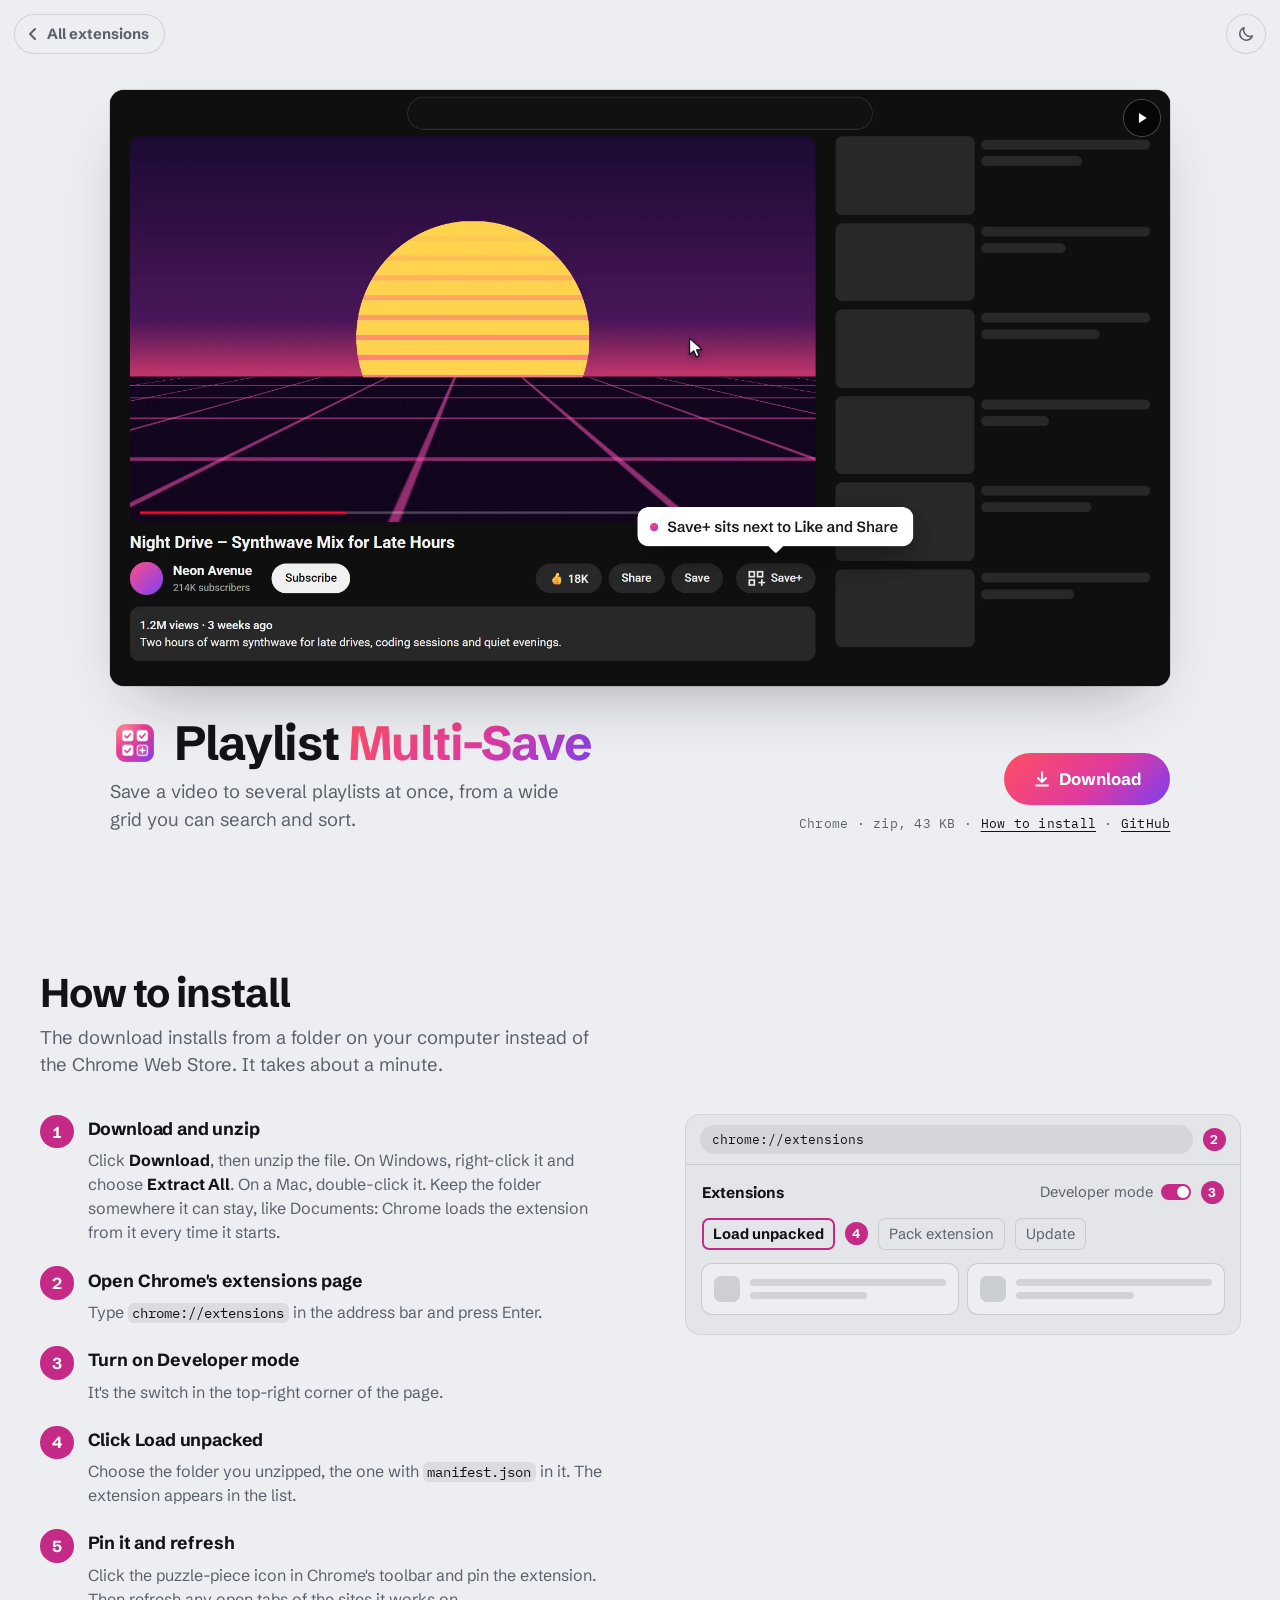
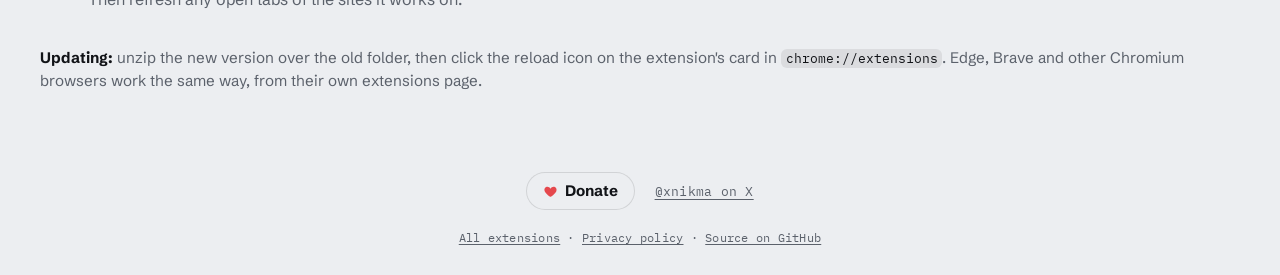
<file: site/index.html>
<!doctype html>
<html lang="en">
<head>
<meta charset="utf-8">
<meta name="viewport" content="width=device-width, initial-scale=1, viewport-fit=cover">
<title>Playlist Multi-Save</title>
<meta name="description" content="A Chrome extension that saves a YouTube video to several playlists at once.">
<link rel="icon" href="icon.png">
<link rel="preconnect" href="https://fonts.googleapis.com">
<link rel="preconnect" href="https://fonts.gstatic.com" crossorigin>
<link rel="stylesheet" href="https://fonts.googleapis.com/css2?family=IBM+Plex+Mono:wght@400;500&family=Schibsted+Grotesk:wght@400;700&display=swap">
<style>
  /* Same layout as the other extension pages: the first screen is the demo video, with a caption
     line under it (name and description on the left, the download on the right). The install
     tutorial follows below; build.ps1 in ../extensions-site fills it in between its markers. */
  :root {
    --bg: #eceef1;
    --fg: #111317;
    --muted: #5b616b;
    --frame: rgba(17, 19, 23, 0.12);
    --shadow: rgba(17, 19, 23, 0.35);
    --brand: linear-gradient(135deg, #ff4f64 0%, #e03a9e 55%, #7b3ff2 100%); /* the extension's logo */
    --on-accent: #ffffff;
    --font-display: "Schibsted Grotesk", "Segoe UI", system-ui, sans-serif;
    --font-mono: "IBM Plex Mono", ui-monospace, Consolas, monospace;
  }

  @media (prefers-color-scheme: dark) {
    :root:not([data-theme="light"]) {
      --bg: #0e0f11;
      --fg: #ececee;
      --muted: #9196a0;
      --frame: rgba(255, 255, 255, 0.09);
      --shadow: rgba(0, 0, 0, 0.6);
      color-scheme: dark;
    }
  }

  :root[data-theme="dark"] {
    --bg: #0e0f11;
    --fg: #ececee;
    --muted: #9196a0;
    --frame: rgba(255, 255, 255, 0.09);
    --shadow: rgba(0, 0, 0, 0.6);
    color-scheme: dark;
  }

  * {
    box-sizing: border-box;
  }

  @media (prefers-reduced-motion: no-preference) {
    html {
      scroll-behavior: smooth;
    }
  }

  body {
    --install-accent: #c42a86; /* the logo's pink, dark enough for white numbers */
    --install-on-accent: #ffffff;
    margin: 0;
    padding-left: max(16px, env(safe-area-inset-left, 0px));
    padding-right: max(16px, env(safe-area-inset-right, 0px));
    background: var(--bg);
    color: var(--fg);
    font: 400 1rem/1.5 var(--font-display);
  }

  main {
    display: grid;
    align-content: center;
    gap: clamp(20px, 3.5vh, 36px);
    min-height: 100svh;
    margin: 0 auto;
    padding-block: 68px clamp(20px, 5vh, 56px);
    /* Wide, but never so tall that the caption drops below the fold (16:9 video). */
    width: min(1200px, 100%, calc((100svh - 19rem) * 1.78));
    min-width: min(100%, 320px);
  }

  .stage {
    position: relative;
  }

  .shot {
    display: block;
    width: 100%;
    max-width: 100%;
    height: auto;
    border-radius: 14px;
    background: #0f0f0f;
    box-shadow: 0 0 0 1px var(--frame), 0 28px 64px -28px var(--shadow);
  }

  /* Pause / play for the looping demo: in the top corner, clear of the demo's own buttons. With a
     mouse it shows on hover or keyboard focus, and stays visible while the demo is paused. */
  .pause {
    position: absolute;
    top: 10px;
    right: 10px;
    display: grid;
    place-items: center;
    width: 36px;
    height: 36px;
    padding: 0;
    border: 0;
    border-radius: 50%;
    background: rgba(0, 0, 0, 0.6);
    box-shadow: 0 0 0 1px rgba(255, 255, 255, 0.25);
    color: #ffffff;
    cursor: pointer;
    opacity: 0;
    transition: opacity 0.15s;
  }

  .stage:hover .pause,
  .pause:focus-visible,
  .pause[data-state="paused"] {
    opacity: 1;
  }

  @media (hover: none) {
    .pause {
      opacity: 0.85;
    }
  }

  .pause:focus-visible {
    outline: 3px solid #ffffff;
    outline-offset: 2px;
  }

  .pause .play,
  .pause[data-state="paused"] .bars {
    display: none;
  }

  .pause[data-state="paused"] .play {
    display: block;
  }

  .caption {
    display: flex;
    flex-wrap: wrap;
    align-items: flex-end;
    justify-content: space-between;
    gap: 20px 40px;
  }

  .caption > div {
    min-width: 0;
  }

  h1 {
    margin: 0;
    font-size: clamp(1.9rem, 1.3rem + 2.2vw, 3rem);
    font-weight: 700;
    line-height: 1.05;
    letter-spacing: -0.025em;
    text-wrap: balance;
  }

  .multi {
    background: var(--brand);
    -webkit-background-clip: text;
    background-clip: text;
    color: transparent;
  }

  /* The extension's icon, sized to the name. */
  h1 .logo {
    display: inline-block;
    width: 1.05em;
    height: 1.05em;
    margin-right: 0.3em;
    vertical-align: -0.17em;
  }

  .lede {
    max-width: 44ch;
    margin: 0.6rem 0 0;
    color: var(--muted);
    font-size: clamp(1rem, 0.95rem + 0.3vw, 1.15rem);
    text-wrap: pretty;
  }

  .get {
    display: flex;
    flex-direction: column;
    align-items: flex-end;
    gap: 0.55rem;
  }

  .download {
    display: inline-flex;
    align-items: center;
    justify-content: center;
    gap: 0.5em;
    padding: 0.8em 1.7em;
    border-radius: 999px;
    background: var(--brand);
    color: var(--on-accent);
    font-size: 1.05rem;
    font-weight: 700;
    text-decoration: none;
    transition: filter 0.15s;
  }

  .download:hover {
    filter: brightness(1.1);
  }

  .download:focus-visible {
    outline: 3px solid var(--fg);
    outline-offset: 3px;
  }

  .meta {
    margin: 0;
    color: var(--muted);
    font-family: var(--font-mono);
    font-size: 0.8rem;
    letter-spacing: 0.02em;
  }

  .meta a {
    color: var(--fg);
    text-underline-offset: 0.2em;
    white-space: nowrap;
  }

  @media (max-width: 640px) {
    /* No need to fit one screen on a phone: the tutorial simply follows. */
    main {
      min-height: 0;
    }

    .caption {
      flex-direction: column;
      align-items: stretch;
    }

    .get {
      align-items: stretch;
      text-align: center;
    }
  }

  @media (prefers-reduced-motion: reduce) {
    .download,
    .pause {
      transition: none;
    }
  }
</style>
<!-- install-style -->
<style>
  /* How to install: shared by the hub, every extension page and install.html. Pages can set
     --install-accent and --install-on-accent to their own colour. */
  .install {
    width: min(1200px, 100%);
    margin: 0 auto;
    padding-block: clamp(40px, 8vh, 88px);
  }

  .install h2 {
    margin: 0;
    font-size: clamp(1.7rem, 1.2rem + 1.8vw, 2.5rem);
    font-weight: 700;
    line-height: 1.05;
    letter-spacing: -0.025em;
  }

  .install-lede {
    max-width: 52ch;
    margin: 0.6rem 0 0;
    color: var(--muted);
    font-size: clamp(1rem, 0.95rem + 0.3vw, 1.15rem);
    text-wrap: pretty;
  }

  .install-body {
    display: grid;
    grid-template-columns: minmax(0, 1.05fr) minmax(0, 1fr);
    gap: clamp(28px, 5vw, 64px);
    align-items: start;
    margin-top: clamp(24px, 4vh, 40px);
  }

  .install-steps {
    display: grid;
    gap: 22px;
    margin: 0;
    padding: 0;
    list-style: none;
    counter-reset: install-step;
  }

  .install-steps li {
    display: grid;
    grid-template-columns: 2.1rem minmax(0, 1fr);
    column-gap: 14px;
    counter-increment: install-step;
  }

  .install-steps li::before {
    content: counter(install-step);
    display: grid;
    place-items: center;
    width: 2.1rem;
    height: 2.1rem;
    border-radius: 50%;
    background: var(--install-accent, var(--fg));
    color: var(--install-on-accent, var(--bg));
    font-weight: 700;
    font-variant-numeric: tabular-nums;
  }

  .install h3 {
    margin: 0.2rem 0 0.15rem;
    font-size: 1.1rem;
    line-height: 1.3;
    letter-spacing: -0.01em;
  }

  .install-steps p,
  .install-note p,
  .install-more {
    margin: 0;
    color: var(--muted);
    text-wrap: pretty;
  }

  .install-steps li > :not(h3) {
    grid-column: 2;
  }

  .install b {
    color: var(--fg);
    font-weight: 700;
  }

  .install code {
    padding: 0.08em 0.35em;
    border-radius: 6px;
    background: color-mix(in srgb, var(--fg) 8%, transparent);
    color: var(--fg);
    font-family: var(--font-mono);
    font-size: 0.86em;
    overflow-wrap: anywhere;
  }

  .install-side {
    display: grid;
    gap: 20px;
  }

  /* A sketch of Chrome's extensions page with the numbered spots from the steps. */
  .install-figure {
    margin: 0;
    border-radius: 14px;
    background: color-mix(in srgb, var(--fg) 4%, var(--bg));
    box-shadow: 0 0 0 1px var(--frame);
    overflow: hidden;
    font-size: 0.92rem;
  }

  .fig-bar {
    display: flex;
    align-items: center;
    gap: 10px;
    padding: 10px 14px;
    border-bottom: 1px solid var(--frame);
  }

  .fig-url {
    flex: 1;
    min-width: 0;
    padding: 5px 12px;
    border-radius: 999px;
    background: color-mix(in srgb, var(--fg) 7%, transparent);
    font-family: var(--font-mono);
    font-size: 0.85em;
  }

  .fig-page {
    display: grid;
    gap: 14px;
    padding: 16px 16px 20px;
  }

  .fig-row {
    display: flex;
    flex-wrap: wrap;
    align-items: center;
    gap: 8px 10px;
  }

  .fig-title {
    margin-right: auto;
    font-weight: 700;
    font-size: 1.05em;
  }

  .fig-dev {
    display: inline-flex;
    align-items: center;
    gap: 8px;
    color: var(--muted);
  }

  .fig-switch {
    position: relative;
    width: 30px;
    height: 16px;
    border-radius: 999px;
    background: var(--install-accent, var(--fg));
  }

  .fig-switch::after {
    content: "";
    position: absolute;
    top: 2px;
    right: 2px;
    width: 12px;
    height: 12px;
    border-radius: 50%;
    background: var(--install-on-accent, var(--bg));
  }

  .fig-btn {
    padding: 5px 11px;
    border-radius: 7px;
    box-shadow: inset 0 0 0 1px var(--frame);
    color: var(--muted);
    white-space: nowrap;
  }

  .fig-btn.is-hot {
    box-shadow: inset 0 0 0 2px var(--install-accent, var(--fg));
    color: var(--fg);
    font-weight: 700;
  }

  .fig-num {
    display: inline-grid;
    flex: none;
    place-items: center;
    width: 1.45rem;
    height: 1.45rem;
    border-radius: 50%;
    background: var(--install-accent, var(--fg));
    color: var(--install-on-accent, var(--bg));
    font-size: 0.8rem;
    font-weight: 700;
  }

  .fig-cards {
    display: grid;
    grid-template-columns: repeat(2, minmax(0, 1fr));
    gap: 10px;
  }

  .fig-card {
    display: flex;
    align-items: center;
    gap: 10px;
    padding: 12px;
    border-radius: 10px;
    background: var(--bg);
    box-shadow: 0 0 0 1px var(--frame);
  }

  .fig-card i {
    flex: none;
    width: 26px;
    height: 26px;
    border-radius: 7px;
    background: color-mix(in srgb, var(--fg) 14%, transparent);
  }

  .fig-card span {
    flex: 1;
    display: grid;
    gap: 6px;
  }

  .fig-card span::before,
  .fig-card span::after {
    content: "";
    height: 7px;
    border-radius: 4px;
    background: color-mix(in srgb, var(--fg) 12%, transparent);
  }

  .fig-card span::after {
    width: 60%;
  }

  .install-note {
    padding: 18px 20px;
    border-radius: 14px;
    box-shadow: inset 0 0 0 1px var(--frame);
  }

  .install-note h3 {
    margin-top: 0;
  }

  .install-note p + p,
  .install-note pre + p {
    margin-top: 0.6rem;
  }

  .install-note pre {
    margin: 0.7rem 0 0;
    padding: 10px 12px;
    border-radius: 9px;
    background: color-mix(in srgb, var(--fg) 7%, transparent);
    font-size: 0.95rem;
    white-space: pre-wrap;
  }

  .install-note pre code {
    padding: 0;
    background: none;
  }

  .install-more {
    margin-top: clamp(24px, 4vh, 36px);
    font-size: 0.95rem;
  }

  /* An extension's own page only needs the MP3 Cutter note when it's that page. */
  [data-extension]:not([data-extension="mp3-cutter"]) .for-mp3-cutter {
    display: none;
  }

  @media (max-width: 860px) {
    .install-body {
      grid-template-columns: minmax(0, 1fr);
    }
  }
</style>
<!-- /install-style -->
<!-- shared-head -->
<style>
  /* Shared by every page: the light / dark switch in the top-right corner, the "All extensions"
     back button in the top-left corner (every page but the hub) and the links at the bottom.
     They're written once, in the hub's index.html, and build.ps1 copies them into the other
     pages (the back button's and page links' markup is in each page, as their addresses differ). Until a visitor picks a theme, pages follow the system setting; the choice is
     remembered for the whole site. */
  .theme-toggle {
    position: absolute;
    top: max(14px, env(safe-area-inset-top, 0px));
    right: max(14px, env(safe-area-inset-right, 0px));
    z-index: 2;
    display: grid;
    place-items: center;
    width: 40px;
    height: 40px;
    padding: 0;
    border: 0;
    border-radius: 50%;
    background: transparent;
    box-shadow: inset 0 0 0 1px var(--frame);
    color: var(--muted);
    cursor: pointer;
    transition: color 0.15s, background-color 0.15s;
  }

  .theme-toggle:hover {
    background: color-mix(in srgb, var(--fg) 7%, transparent);
    color: var(--fg);
  }

  .theme-toggle:focus-visible {
    outline: 3px solid var(--fg);
    outline-offset: 2px;
  }

  .theme-toggle .theme-sun,
  .theme-toggle[data-mode="dark"] .theme-moon {
    display: none;
  }

  .theme-toggle[data-mode="dark"] .theme-sun {
    display: block;
  }


  .back-link {
    position: absolute;
    top: max(14px, env(safe-area-inset-top, 0px));
    left: max(14px, env(safe-area-inset-left, 0px));
    z-index: 2;
    display: inline-flex;
    align-items: center;
    gap: 0.4em;
    height: 40px;
    padding: 0 16px 0 11px;
    border-radius: 999px;
    box-shadow: inset 0 0 0 1px var(--frame);
    color: var(--muted);
    font: 700 0.92rem/1 var(--font-display);
    text-decoration: none;
    transition: color 0.15s, background-color 0.15s;
  }

  .back-link:hover {
    background: color-mix(in srgb, var(--fg) 7%, transparent);
    color: var(--fg);
  }

  .back-link:focus-visible {
    outline: 3px solid var(--fg);
    outline-offset: 2px;
  }

  /* The links at the bottom of every page: the shared ones, then the page's own. */
  .site-links {
    display: flex;
    flex-wrap: wrap;
    align-items: center;
    justify-content: center;
    gap: 12px 20px;
    margin: 0;
    padding: 8px 0 18px;
    color: var(--muted);
    font-family: var(--font-mono);
    font-size: 0.8rem;
    letter-spacing: 0.02em;
  }

  .site-links a {
    color: inherit;
    text-underline-offset: 0.2em;
  }

  .site-links a:hover {
    color: var(--fg);
  }

  .site-links .site-donate {
    display: inline-flex;
    align-items: center;
    gap: 0.45em;
    padding: 0.5em 1.1em;
    border-radius: 999px;
    box-shadow: inset 0 0 0 1px var(--frame);
    color: var(--fg);
    font-family: var(--font-display);
    font-size: 0.95rem;
    font-weight: 700;
    letter-spacing: 0;
    text-decoration: none;
  }

  .site-links .site-donate:hover {
    background: color-mix(in srgb, var(--fg) 7%, transparent);
  }

  .site-links .site-donate[hidden] {
    display: none;
  }

  .footer-links {
    margin: 0;
    padding: 0 0 28px;
    color: var(--muted);
    font-family: var(--font-mono);
    font-size: 0.78rem;
    letter-spacing: 0.02em;
    text-align: center;
  }

  .footer-links a {
    color: inherit;
    text-underline-offset: 0.2em;
  }

  .footer-links a:hover {
    color: var(--fg);
  }

  .site-donate svg {
    color: #e5484d;
  }

  .site-links a:focus-visible {
    outline: 3px solid var(--fg);
    outline-offset: 3px;
    border-radius: 4px;
  }

  @media (prefers-reduced-motion: reduce) {
    .theme-toggle,
    .back-link {
      transition: none;
    }
  }
</style>
<script>
  // The visitor's saved choice goes on before the page is drawn, so it doesn't flash.
  try {
    const theme = localStorage.getItem('theme');
    if (theme === 'light' || theme === 'dark') document.documentElement.dataset.theme = theme;
  } catch {}
</script>
<!-- /shared-head -->
</head>
<body data-extension="multi-save">
  <!-- theme-button -->
  <button class="theme-toggle" type="button" aria-label="Switch to dark mode" title="Switch to dark mode">
    <svg class="theme-moon" width="18" height="18" viewBox="0 0 24 24" aria-hidden="true"><path d="M20.4 14.6A8.6 8.6 0 0 1 9.4 3.6a8.6 8.6 0 1 0 11 11Z" fill="none" stroke="currentColor" stroke-width="2" stroke-linejoin="round"/></svg>
    <svg class="theme-sun" width="18" height="18" viewBox="0 0 24 24" aria-hidden="true"><circle cx="12" cy="12" r="4.2" fill="none" stroke="currentColor" stroke-width="2"/><path d="M12 2.5v2.2M12 19.3v2.2M2.5 12h2.2M19.3 12h2.2M5.3 5.3l1.6 1.6M17.1 17.1l1.6 1.6M5.3 18.7l1.6-1.6M17.1 6.9l1.6-1.6" fill="none" stroke="currentColor" stroke-width="2" stroke-linecap="round"/></svg>
  </button>
  <script>
    (() => {
      const button = document.querySelector('.theme-toggle');
      const system = matchMedia('(prefers-color-scheme: dark)');
      const current = () => document.documentElement.dataset.theme || (system.matches ? 'dark' : 'light');
      const sync = () => {
        const dark = current() === 'dark';
        const label = dark ? 'Switch to light mode' : 'Switch to dark mode';
        button.dataset.mode = dark ? 'dark' : 'light';
        button.setAttribute('aria-label', label);
        button.title = label;
      };
      button.addEventListener('click', () => {
        const next = current() === 'dark' ? 'light' : 'dark';
        document.documentElement.dataset.theme = next;
        try {
          localStorage.setItem('theme', next);
        } catch {}
        sync();
      });
      system.addEventListener('change', sync);
      sync();
    })();
  </script>
  <!-- /theme-button -->
  <a class="back-link" href="../"><svg width="16" height="16" viewBox="0 0 16 16" aria-hidden="true"><path d="M10 3 5 8l5 5" fill="none" stroke="currentColor" stroke-width="2" stroke-linecap="round" stroke-linejoin="round"/></svg>All extensions</a>

  <main>
    <div class="stage">
      <video class="shot" width="1920" height="1080" poster="poster.webp" autoplay muted loop playsinline preload="auto"
             aria-label="Demo: on a YouTube video, Save+ opens a grid of all your playlists. Three are ticked, the grid is sorted by name, resized, switched to a compact list and searched, and Save adds the video to all three at once.">
        <source src="demo.mp4" type="video/mp4">
      </video>
      <button class="pause" type="button" data-state="playing" aria-label="Pause the demo">
        <svg class="bars" width="14" height="14" viewBox="0 0 16 16" aria-hidden="true"><path d="M4 2.5h2.6v11H4zM9.4 2.5H12v11H9.4z" fill="currentColor"/></svg>
        <svg class="play" width="14" height="14" viewBox="0 0 16 16" aria-hidden="true"><path d="M4.5 2.4v11.2L13.4 8z" fill="currentColor"/></svg>
      </button>
    </div>
    <div class="caption">
      <div>
        <h1><img class="logo" src="icon.png" width="128" height="128" alt="">Playlist <span class="multi">Multi-Save</span></h1>
        <p class="lede">Save a video to several playlists at once, from a wide grid you can search and sort.</p>
      </div>
      <div class="get">
        <a class="download" href="playlist-multi-save.zip" download>
          <svg width="18" height="18" viewBox="0 0 18 18" aria-hidden="true">
            <path d="M9 2.5v9M5 8l4 4 4-4M3 15.5h12" fill="none" stroke="currentColor" stroke-width="2" stroke-linecap="round" stroke-linejoin="round"/>
          </svg>
          Download
        </a>
        <p class="meta">Chrome · zip, 43 KB · <a href="#install">How to install</a> · <a href="https://github.com/lewandowski1/Youtube-Multi-Playlist-Saver">GitHub</a></p>
      </div>
    </div>
  </main>

  <!-- install -->
  <section class="install" id="install" aria-labelledby="install-title">
    <h2 id="install-title">How to install</h2>
    <p class="install-lede">The download installs from a folder on your computer instead of the Chrome Web Store. It takes about a minute.</p>

    <div class="install-body">
      <ol class="install-steps">
        <li>
          <h3>Download and unzip</h3>
          <p>Click <b>Download</b>, then unzip the file. On Windows, right-click it and choose <b>Extract All</b>. On a Mac, double-click it. Keep the folder somewhere it can stay, like Documents: Chrome loads the extension from it every time it starts.</p>
        </li>
        <li>
          <h3>Open Chrome's extensions page</h3>
          <p>Type <code>chrome://extensions</code> in the address bar and press Enter.</p>
        </li>
        <li>
          <h3>Turn on Developer mode</h3>
          <p>It's the switch in the top-right corner of the page.</p>
        </li>
        <li>
          <h3>Click Load unpacked</h3>
          <p>Choose the folder you unzipped, the one with <code>manifest.json</code> in it. The extension appears in the list.</p>
        </li>
        <li>
          <h3>Pin it and refresh</h3>
          <p>Click the puzzle-piece icon in Chrome's toolbar and pin the extension. Then refresh any open tabs of the sites it works on.</p>
        </li>
      </ol>

      <div class="install-side">
        <figure class="install-figure" aria-hidden="true">
          <div class="fig-bar"><span class="fig-url">chrome://extensions</span><span class="fig-num">2</span></div>
          <div class="fig-page">
            <div class="fig-row"><span class="fig-title">Extensions</span><span class="fig-dev">Developer mode <span class="fig-switch"></span></span><span class="fig-num">3</span></div>
            <div class="fig-row"><span class="fig-btn is-hot">Load unpacked</span><span class="fig-num">4</span><span class="fig-btn">Pack extension</span><span class="fig-btn">Update</span></div>
            <div class="fig-cards"><div class="fig-card"><i></i><span></span></div><div class="fig-card"><i></i><span></span></div></div>
          </div>
        </figure>

        <div class="install-note for-mp3-cutter">
          <h3>YouTube MP3 Cutter: install its helper first</h3>
          <p>The cutting and downloading is done by a small helper app on your computer. Install it before step 2.</p>
          <p><b>Windows</b> (needs Python 3.10 or newer): open the unzipped folder, right-click an empty spot, choose <b>Open in Terminal</b>, and run:</p>
          <pre><code>powershell -ExecutionPolicy Bypass -File host\install.ps1</code></pre>
          <p><b>Mac</b> (needs <a href="https://brew.sh">Homebrew</a>): open Terminal, type <code>bash</code> and a space, drag <code>install.sh</code> from the <code>host</code> folder inside the unzipped folder into the window, and press Return.</p>
          <p>In step 4, choose the <code>extension</code> folder inside the unzipped folder.</p>
        </div>
      </div>
    </div>

    <p class="install-more"><b>Updating:</b> unzip the new version over the old folder, then click the reload icon on the extension's card in <code>chrome://extensions</code>. Edge, Brave and other Chromium browsers work the same way, from their own extensions page.</p>
  </section>
  <!-- /install -->

  <footer>
    <!-- site-links -->
      <p class="site-links">
        <a class="site-donate" href="https://ko-fi.com/nikma"><svg width="15" height="15" viewBox="0 0 24 24" aria-hidden="true"><path d="M12 20.5s-7.5-4.6-9.3-9.1C1.4 8.2 3.4 4.5 7 4.5c2.1 0 3.6 1.1 5 3 1.4-1.9 2.9-3 5-3 3.6 0 5.6 3.7 4.3 6.9-1.8 4.5-9.3 9.1-9.3 9.1Z" fill="currentColor"/></svg>Donate</a>
        <a href="https://x.com/xnikma">@xnikma on X</a>
      </p>
      <!-- /site-links -->
    <p class="footer-links"><a href="../">All extensions</a> · <a href="../privacy.html">Privacy policy</a> · <a href="https://github.com/lewandowski1/Youtube-Multi-Playlist-Saver">Source on GitHub</a></p>
  </footer>

  <script>
    // The demo loops on its own; the button pauses it. With reduced motion it starts paused.
    (() => {
      const video = document.querySelector('.stage video');
      const button = document.querySelector('.stage .pause');
      if (matchMedia('(prefers-reduced-motion: reduce)').matches) {
        video.removeAttribute('autoplay');
        video.pause();
      }
      const sync = () => {
        button.dataset.state = video.paused ? 'paused' : 'playing';
        button.setAttribute('aria-label', video.paused ? 'Play the demo' : 'Pause the demo');
      };
      button.addEventListener('click', () => (video.paused ? video.play() : video.pause()));
      video.addEventListener('play', sync);
      video.addEventListener('pause', sync);
      sync();
    })();
  </script>
</body>
</html>
</file>
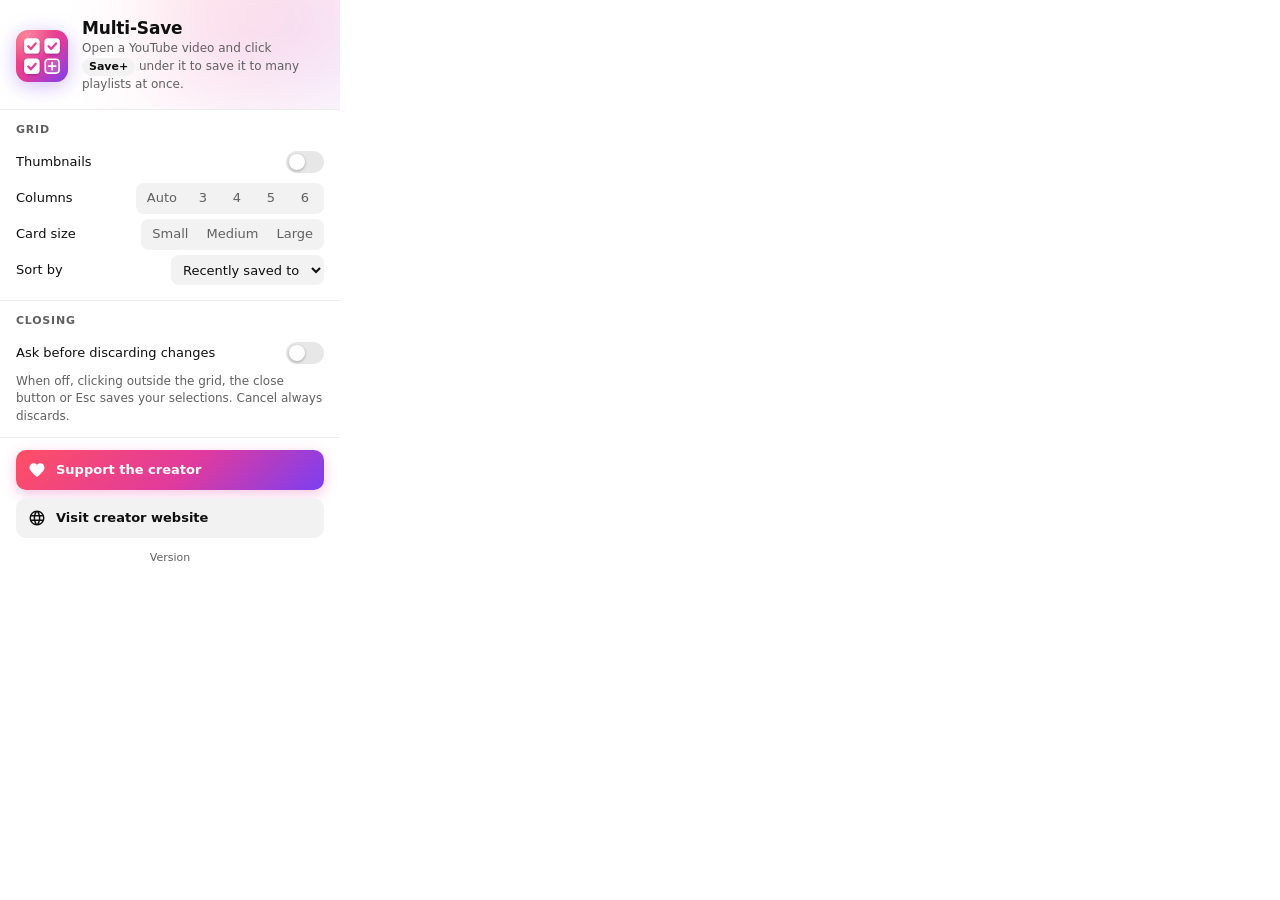
<file: popup.html>
<!doctype html>
<html lang="en">
<head>
  <meta charset="utf-8">
  <title>Playlist Multi-Save</title>
  <link rel="stylesheet" href="popup.css">
</head>
<body>
  <header class="hero">
    <img src="icons/logo.svg" width="52" height="52" alt="">
    <div>
      <h1>Multi-Save</h1>
      <p>Open a YouTube video and click <span class="chip">Save+</span> under it to save it to many playlists at once.</p>
    </div>
  </header>

  <section>
    <h2>Grid</h2>
    <div class="row">
      <label for="thumbnails">Thumbnails</label>
      <input id="thumbnails" type="checkbox" role="switch" class="switch" data-setting="thumbnails">
    </div>
    <div class="row">
      <span id="columns-label">Columns</span>
      <div class="seg" role="radiogroup" aria-labelledby="columns-label" data-setting="columns"></div>
    </div>
    <div class="row">
      <span id="size-label">Card size</span>
      <div class="seg" role="radiogroup" aria-labelledby="size-label" data-setting="size"></div>
    </div>
    <div class="row">
      <label for="sort">Sort by</label>
      <select id="sort"></select>
    </div>
  </section>

  <section>
    <h2>Closing</h2>
    <div class="row">
      <label for="confirmDiscard">Ask before discarding changes</label>
      <input id="confirmDiscard" type="checkbox" role="switch" class="switch" data-setting="confirmDiscard" aria-describedby="confirmDiscard-hint">
    </div>
    <p class="hint" id="confirmDiscard-hint">When off, clicking outside the grid, the close button or Esc saves your selections. Cancel always discards.</p>
  </section>

  <section class="links">
    <a id="donate" class="btn primary" target="_blank" rel="noopener">
      <svg viewBox="0 0 24 24" aria-hidden="true"><path d="M12 21.35l-1.45-1.32C5.4 15.36 2 12.28 2 8.5 2 5.42 4.42 3 7.5 3c1.74 0 3.41.81 4.5 2.09C13.09 3.81 14.76 3 16.5 3 19.58 3 22 5.42 22 8.5c0 3.78-3.4 6.86-8.55 11.54L12 21.35z"/></svg>
      Support the creator
    </a>
    <a id="website" class="btn" target="_blank" rel="noopener">
      <svg viewBox="0 0 24 24" aria-hidden="true"><path d="M12 2a10 10 0 1 0 0 20 10 10 0 0 0 0-20zm6.93 6h-2.95a15.65 15.65 0 0 0-1.38-3.56A8.03 8.03 0 0 1 18.93 8zM12 4.04c.83 1.2 1.48 2.53 1.91 3.96h-3.82c.43-1.43 1.08-2.76 1.91-3.96zM4.26 14a8.2 8.2 0 0 1 0-4h3.38a16.5 16.5 0 0 0 0 4H4.26zm.82 2h2.95c.32 1.25.78 2.45 1.38 3.56A7.99 7.99 0 0 1 5.08 16zm2.95-8H5.08a7.99 7.99 0 0 1 4.33-3.56A15.65 15.65 0 0 0 8.03 8zM12 19.96c-.83-1.2-1.48-2.53-1.91-3.96h3.82c-.43 1.43-1.08 2.76-1.91 3.96zM14.34 14H9.66a14.7 14.7 0 0 1 0-4h4.68a14.7 14.7 0 0 1 0 4zm.25 5.56c.6-1.11 1.06-2.31 1.38-3.56h2.95a8.03 8.03 0 0 1-4.33 3.56zM16.36 14a16.5 16.5 0 0 0 0-4h3.38a8.2 8.2 0 0 1 0 4h-3.38z"/></svg>
      Visit creator website
    </a>
  </section>

  <footer>Version <span id="version"></span></footer>

  <script src="settings.js"></script>
  <script src="popup.js"></script>
</body>
</html>
</file>
<file: popup.css>
:root {
  --bg: #ffffff;
  --fg: #0f0f0f;
  --muted: #606060;
  --line: rgba(0, 0, 0, 0.08);
  --chip: #f2f2f2;
  --chip-hover: #e7e7e7;
  --knob: #ffffff;
  --accent: #e03a9e;
  --brand: linear-gradient(135deg, #ff4f64 0%, #e03a9e 55%, #7b3ff2 100%);
  color-scheme: light;
}

@media (prefers-color-scheme: dark) {
  :root {
    --bg: #1c1c1e;
    --fg: #f1f1f1;
    --muted: #a3a3a3;
    --line: rgba(255, 255, 255, 0.08);
    --chip: #2c2c2e;
    --chip-hover: #363638;
    --knob: #f1f1f1;
    --accent: #ff5fb4;
    color-scheme: dark;
  }
}

* { box-sizing: border-box; }

body {
  width: 340px;
  margin: 0;
  background: var(--bg);
  color: var(--fg);
  font: 13px/1.45 system-ui, "Segoe UI", Roboto, Arial, sans-serif;
}

/* ---------- header ---------- */

.hero {
  position: relative;
  display: flex;
  gap: 14px;
  align-items: center;
  padding: 18px 16px 16px;
  overflow: hidden;
}

.hero::before {
  content: "";
  position: absolute;
  inset: -60px -40px auto auto;
  width: 220px;
  height: 160px;
  background: var(--brand);
  filter: blur(48px);
  opacity: 0.18;
  pointer-events: none;
}

.hero img {
  position: relative;
  flex: none;
  filter: drop-shadow(0 4px 10px rgba(123, 63, 242, 0.35));
}

.hero div { position: relative; min-width: 0; }

h1 {
  margin: 0 0 2px;
  font-size: 17px;
  line-height: 1.2;
  font-weight: 700;
  letter-spacing: -0.01em;
}

.hero p { margin: 0; color: var(--muted); font-size: 12px; }

.chip {
  display: inline-block;
  padding: 0 7px;
  border-radius: 999px;
  background: var(--chip);
  color: var(--fg);
  font-weight: 600;
  font-size: 11px;
  line-height: 18px;
}

/* ---------- settings ---------- */

section {
  padding: 12px 16px;
  border-top: 1px solid var(--line);
}

h2 {
  margin: 0 0 6px;
  color: var(--muted);
  font-size: 11px;
  font-weight: 600;
  letter-spacing: 0.07em;
  text-transform: uppercase;
}

.row {
  display: flex;
  align-items: center;
  justify-content: space-between;
  gap: 12px;
  min-height: 36px;
}

.row > label, .row > span { font-weight: 500; }

.hint { margin: 2px 0 0; color: var(--muted); font-size: 12px; }

.seg {
  display: inline-flex;
  padding: 2px;
  border-radius: 8px;
  background: var(--chip);
}

.seg label { position: relative; }

.seg input {
  position: absolute;
  inset: 0;
  margin: 0;
  opacity: 0;
  cursor: pointer;
}

.seg span {
  display: block;
  min-width: 34px;
  padding: 4px 9px;
  border-radius: 6px;
  color: var(--muted);
  font-weight: 500;
  text-align: center;
  transition: background 0.12s, color 0.12s;
}

.seg label:hover span { color: var(--fg); }
.seg input:checked + span { background: var(--bg); color: var(--fg); box-shadow: 0 1px 3px rgba(0, 0, 0, 0.18); }
.seg input:focus-visible + span { outline: 2px solid var(--accent); outline-offset: 1px; }

select {
  height: 30px;
  padding: 0 8px;
  border: 0;
  border-radius: 8px;
  background: var(--chip);
  color: var(--fg);
  font: inherit;
  font-weight: 500;
  cursor: pointer;
}

select:hover { background: var(--chip-hover); }
select:focus-visible { outline: 2px solid var(--accent); outline-offset: 1px; }

.switch {
  appearance: none;
  position: relative;
  flex: none;
  width: 38px;
  height: 22px;
  margin: 0;
  border-radius: 999px;
  background: var(--chip-hover);
  cursor: pointer;
  transition: background 0.15s;
}

.switch::after {
  content: "";
  position: absolute;
  top: 3px;
  left: 3px;
  width: 16px;
  height: 16px;
  border-radius: 50%;
  background: var(--knob);
  box-shadow: 0 1px 3px rgba(0, 0, 0, 0.3);
  transition: transform 0.15s;
}

.switch:checked { background: var(--brand); }
.switch:checked::after { transform: translateX(16px); background: #fff; }
.switch:focus-visible { outline: 2px solid var(--accent); outline-offset: 2px; }

/* ---------- links ---------- */

.links { display: grid; gap: 8px; }

.btn {
  display: flex;
  align-items: center;
  gap: 10px;
  min-height: 40px;
  padding: 0 12px;
  border-radius: 10px;
  background: var(--chip);
  color: var(--fg);
  font-weight: 600;
  text-decoration: none;
  transition: background 0.12s, filter 0.12s, transform 0.12s;
}

.btn svg { width: 18px; height: 18px; flex: none; fill: currentColor; }
.btn:hover { background: var(--chip-hover); }
.btn:focus-visible { outline: 2px solid var(--accent); outline-offset: 2px; }

.btn.primary { background: var(--brand); color: #fff; box-shadow: 0 4px 14px rgba(224, 58, 158, 0.3); }
.btn.primary:hover { filter: brightness(1.07); }
.btn:not(.soon):active { transform: translateY(1px); }

.btn.soon { cursor: default; }
.btn.soon:not(.primary) { color: var(--muted); }
.btn.soon:hover { background: var(--chip); }
.btn.primary.soon { opacity: 0.85; box-shadow: none; }
.btn.primary.soon:hover { background: var(--brand); filter: none; }

.badge {
  margin-left: auto;
  padding: 1px 8px;
  border-radius: 999px;
  background: rgba(127, 127, 127, 0.18);
  font-size: 11px;
  font-weight: 500;
}

.primary .badge { background: rgba(255, 255, 255, 0.24); }

footer {
  padding: 0 16px 12px;
  color: var(--muted);
  font-size: 11px;
  text-align: center;
}
</file>
